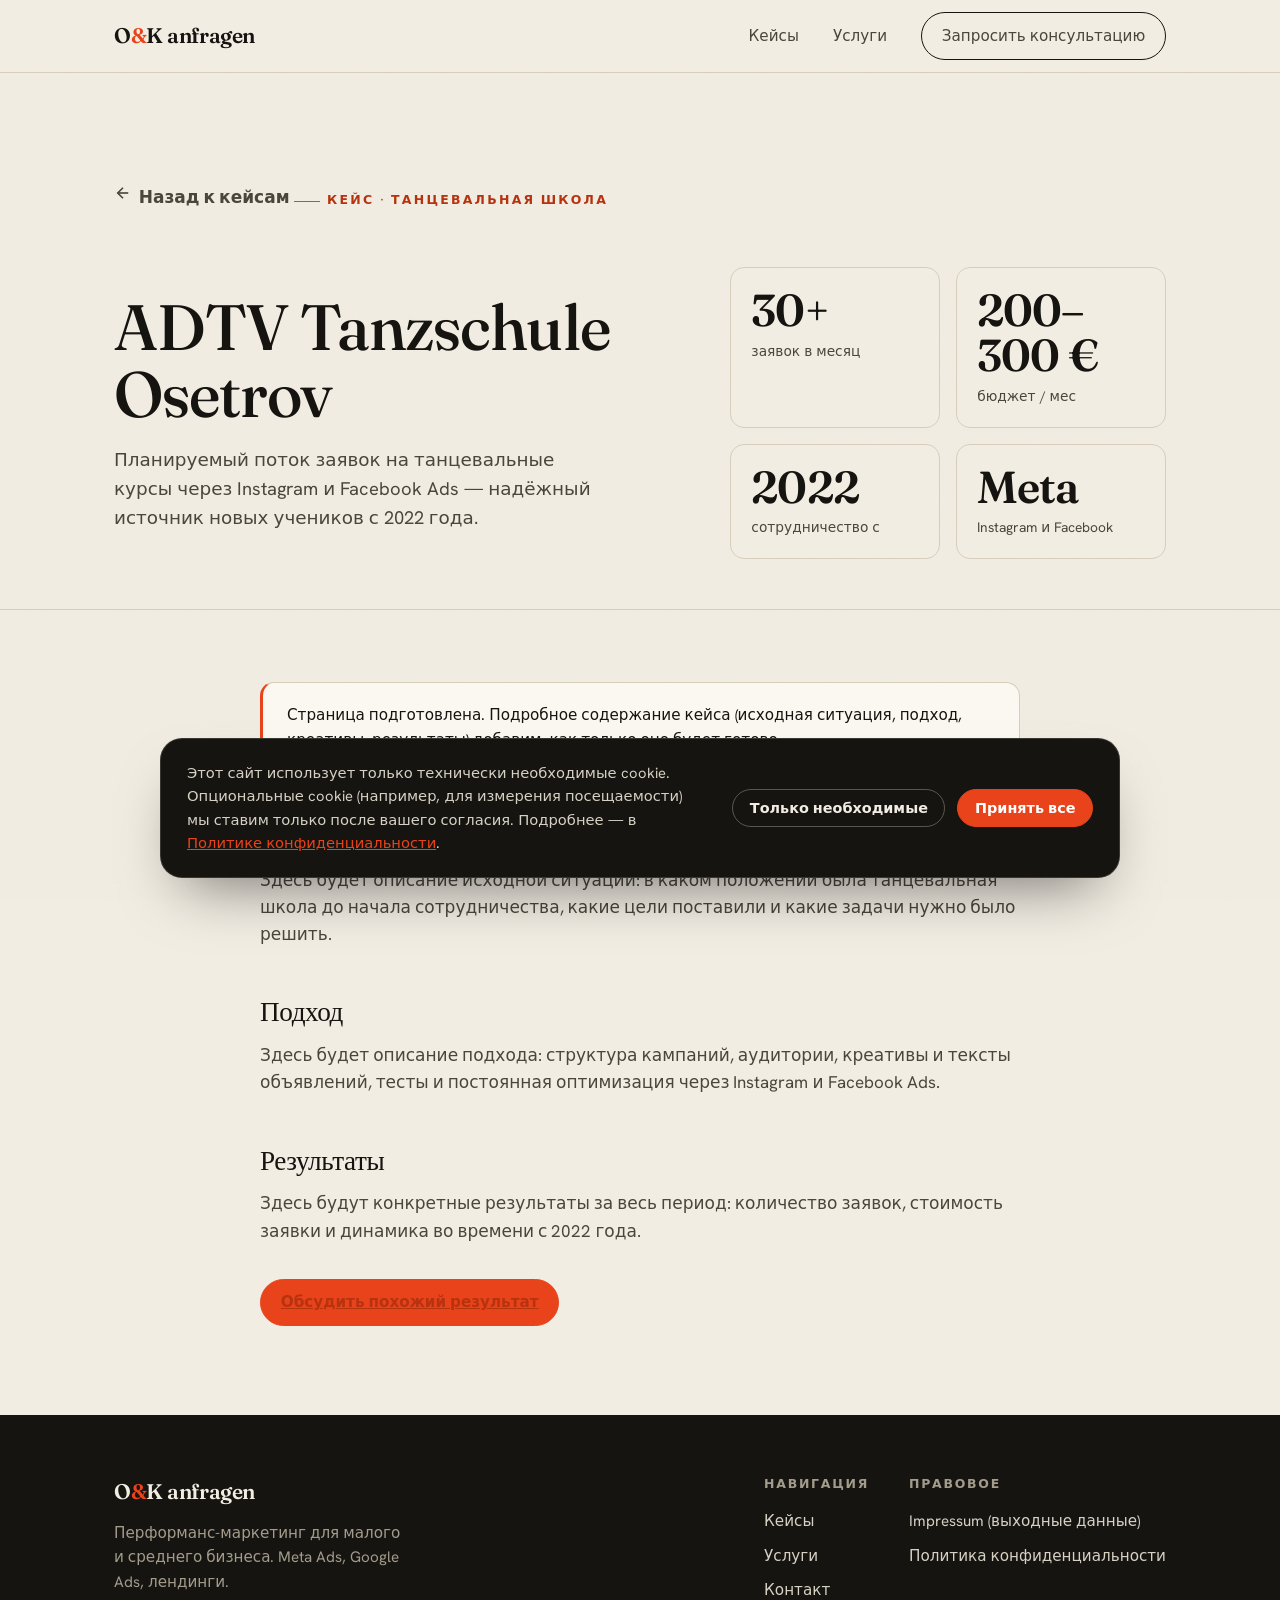
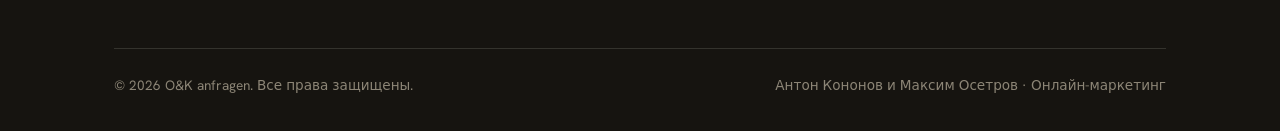
<file: case-osetrov.html>
<!DOCTYPE html>
<html lang="ru">
<head>
  <meta charset="UTF-8" />
  <meta name="viewport" content="width=device-width, initial-scale=1.0" />
  <title>Кейс: ADTV Tanzschule Osetrov — O&amp;K anfragen</title>
  <meta name="description" content="Кейс ADTV Tanzschule Osetrov: 30+ заявок в месяц через Instagram и Facebook Ads, с 2022 года." />
  <link rel="stylesheet" href="styles.css" />
</head>
<body>

  <header class="nav">
    <div class="wrap nav-inner">
      <a href="index.html" class="brand">O<span class="dot">&amp;</span>K anfragen</a>
      <nav class="nav-links">
        <a class="link" href="index.html#referenzen">Кейсы</a>
        <a class="link" href="index.html#leistungen">Услуги</a>
        <a class="link btn btn-ghost" href="index.html#kontakt">Запросить консультацию</a>
      </nav>
      <button class="nav-toggle" aria-label="Открыть меню">
        <svg width="26" height="26" viewBox="0 0 24 24" fill="none" stroke="currentColor" stroke-width="2"><line x1="3" y1="7" x2="21" y2="7"/><line x1="3" y1="12" x2="21" y2="12"/><line x1="3" y1="17" x2="21" y2="17"/></svg>
      </button>
    </div>
  </header>

  <section class="page-head">
    <div class="wrap">
      <a class="back-link" href="index.html#referenzen">
        <svg width="18" height="18" viewBox="0 0 24 24" fill="none" stroke="currentColor" stroke-width="2.2"><line x1="19" y1="12" x2="5" y2="12"/><polyline points="12 19 5 12 12 5"/></svg>
        Назад к кейсам
      </a>
      <span class="eyebrow">Кейс · Танцевальная школа</span>
      <div class="detail-hero">
        <div>
          <h1>ADTV Tanzschule Osetrov</h1>
          <p style="color:var(--ink-soft); font-size:1.15rem; margin-top:1em; max-width:50ch;">Планируемый поток заявок на танцевальные курсы через Instagram и Facebook Ads — надёжный источник новых учеников с 2022 года.</p>
        </div>
        <div class="detail-metrics">
          <div class="metric"><div class="big">30+</div><div class="lbl">заявок в месяц</div></div>
          <div class="metric"><div class="big">200–300&nbsp;€</div><div class="lbl">бюджет / мес</div></div>
          <div class="metric"><div class="big">2022</div><div class="lbl">сотрудничество с</div></div>
          <div class="metric"><div class="big">Meta</div><div class="lbl">Instagram и Facebook</div></div>
        </div>
      </div>
    </div>
  </section>

  <section class="wrap prose">
    <div class="note-box">
      Страница подготовлена. Подробное содержание кейса (исходная ситуация, подход, креативы, результаты) добавим, как только оно будет готово.
    </div>

    <h2>Исходная ситуация</h2>
    <p>Здесь будет описание исходной ситуации: в каком положении была танцевальная школа до начала сотрудничества, какие цели поставили и какие задачи нужно было решить.</p>

    <h2>Подход</h2>
    <p>Здесь будет описание подхода: структура кампаний, аудитории, креативы и тексты объявлений, тесты и постоянная оптимизация через Instagram и Facebook Ads.</p>

    <h2>Результаты</h2>
    <p>Здесь будут конкретные результаты за весь период: количество заявок, стоимость заявки и динамика во времени с 2022 года.</p>

    <p style="margin-top:2em;">
      <a class="btn btn-accent" href="index.html#kontakt">Обсудить похожий результат</a>
    </p>
  </section>

  <footer class="footer">
    <div class="wrap">
      <div class="footer-top">
        <div>
          <a href="index.html" class="brand">O<span class="dot">&amp;</span>K anfragen</a>
          <p class="tagline">Перформанс-маркетинг для малого и среднего бизнеса. Meta Ads, Google Ads, лендинги.</p>
        </div>
        <div class="footer-links">
          <div class="group">
            <h4>Навигация</h4>
            <a href="index.html#referenzen">Кейсы</a>
            <a href="index.html#leistungen">Услуги</a>
            <a href="index.html#kontakt">Контакт</a>
          </div>
          <div class="group">
            <h4>Правовое</h4>
            <a href="impressum.html">Impressum (выходные данные)</a>
            <a href="datenschutz.html">Политика конфиденциальности</a>
          </div>
        </div>
      </div>
      <div class="footer-bottom">
        <span>© <span id="year">2026</span> O&amp;K anfragen. Все права защищены.</span>
        <span>Антон Кононов и Максим Осетров · Онлайн-маркетинг</span>
      </div>
    </div>
  </footer>

  <div class="cookie" id="cookie-banner" role="dialog" aria-label="Уведомление о cookie">
    <p>Этот сайт использует только технически необходимые cookie. Опциональные cookie (например, для измерения посещаемости) мы ставим только после вашего согласия. Подробнее — в <a href="datenschutz.html">Политике конфиденциальности</a>.</p>
    <div class="cookie-actions">
      <button class="btn btn-reject" id="cookie-reject">Только необходимые</button>
      <button class="btn btn-accent" id="cookie-accept">Принять все</button>
    </div>
  </div>

  <script src="script.js"></script>
</body>
</html>
</file>
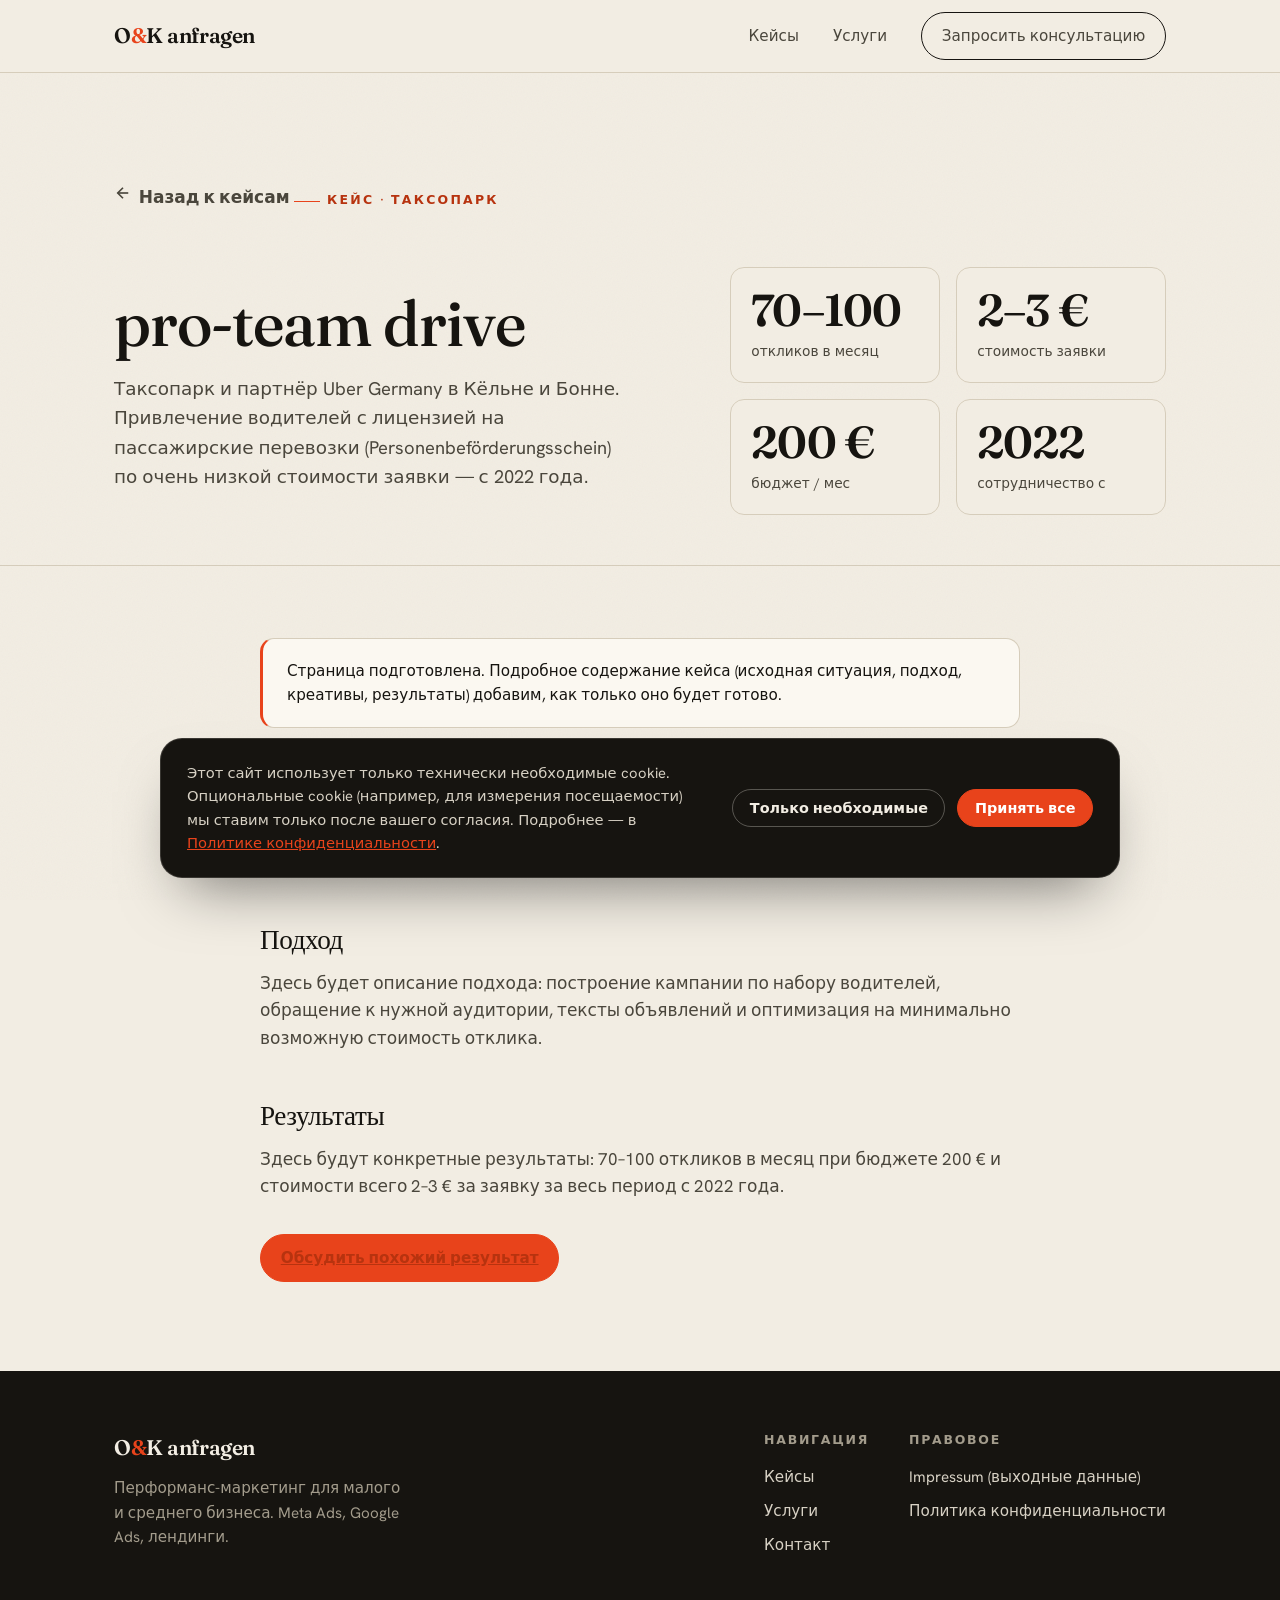
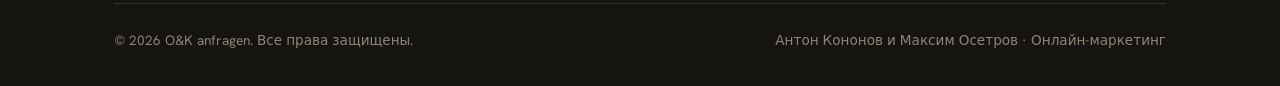
<file: case-pro-team-drive.html>
<!DOCTYPE html>
<html lang="ru">
<head>
  <meta charset="UTF-8" />
  <meta name="viewport" content="width=device-width, initial-scale=1.0" />
  <title>Кейс: pro-team drive — O&amp;K anfragen</title>
  <meta name="description" content="Кейс pro-team drive: таксопарк и партнёр Uber в Кёльне и Бонне. 70–100 заявок от водителей в месяц по 2–3 € за лид." />
  <link rel="stylesheet" href="styles.css" />
</head>
<body>

  <header class="nav">
    <div class="wrap nav-inner">
      <a href="index.html" class="brand">O<span class="dot">&amp;</span>K anfragen</a>
      <nav class="nav-links">
        <a class="link" href="index.html#referenzen">Кейсы</a>
        <a class="link" href="index.html#leistungen">Услуги</a>
        <a class="link btn btn-ghost" href="index.html#kontakt">Запросить консультацию</a>
      </nav>
      <button class="nav-toggle" aria-label="Открыть меню">
        <svg width="26" height="26" viewBox="0 0 24 24" fill="none" stroke="currentColor" stroke-width="2"><line x1="3" y1="7" x2="21" y2="7"/><line x1="3" y1="12" x2="21" y2="12"/><line x1="3" y1="17" x2="21" y2="17"/></svg>
      </button>
    </div>
  </header>

  <section class="page-head">
    <div class="wrap">
      <a class="back-link" href="index.html#referenzen">
        <svg width="18" height="18" viewBox="0 0 24 24" fill="none" stroke="currentColor" stroke-width="2.2"><line x1="19" y1="12" x2="5" y2="12"/><polyline points="12 19 5 12 12 5"/></svg>
        Назад к кейсам
      </a>
      <span class="eyebrow">Кейс · Таксопарк</span>
      <div class="detail-hero">
        <div>
          <h1>pro-team drive</h1>
          <p style="color:var(--ink-soft); font-size:1.15rem; margin-top:1em; max-width:52ch;">Таксопарк и партнёр Uber Germany в Кёльне и Бонне. Привлечение водителей с лицензией на пассажирские перевозки (Personenbeförderungsschein) по очень низкой стоимости заявки — с 2022 года.</p>
        </div>
        <div class="detail-metrics">
          <div class="metric"><div class="big">70–100</div><div class="lbl">откликов в месяц</div></div>
          <div class="metric"><div class="big">2–3&nbsp;€</div><div class="lbl">стоимость заявки</div></div>
          <div class="metric"><div class="big">200&nbsp;€</div><div class="lbl">бюджет / мес</div></div>
          <div class="metric"><div class="big">2022</div><div class="lbl">сотрудничество с</div></div>
        </div>
      </div>
    </div>
  </section>

  <section class="wrap prose">
    <div class="note-box">
      Страница подготовлена. Подробное содержание кейса (исходная ситуация, подход, креативы, результаты) добавим, как только оно будет готово.
    </div>

    <h2>Исходная ситуация</h2>
    <p>Здесь будет описание исходной ситуации: потребность в новых водителях с лицензией на пассажирские перевозки в Кёльне и Бонне и цели кампании.</p>

    <h2>Подход</h2>
    <p>Здесь будет описание подхода: построение кампании по набору водителей, обращение к нужной аудитории, тексты объявлений и оптимизация на минимально возможную стоимость отклика.</p>

    <h2>Результаты</h2>
    <p>Здесь будут конкретные результаты: 70–100 откликов в месяц при бюджете 200 € и стоимости всего 2–3 € за заявку за весь период с 2022 года.</p>

    <p style="margin-top:2em;">
      <a class="btn btn-accent" href="index.html#kontakt">Обсудить похожий результат</a>
    </p>
  </section>

  <footer class="footer">
    <div class="wrap">
      <div class="footer-top">
        <div>
          <a href="index.html" class="brand">O<span class="dot">&amp;</span>K anfragen</a>
          <p class="tagline">Перформанс-маркетинг для малого и среднего бизнеса. Meta Ads, Google Ads, лендинги.</p>
        </div>
        <div class="footer-links">
          <div class="group">
            <h4>Навигация</h4>
            <a href="index.html#referenzen">Кейсы</a>
            <a href="index.html#leistungen">Услуги</a>
            <a href="index.html#kontakt">Контакт</a>
          </div>
          <div class="group">
            <h4>Правовое</h4>
            <a href="impressum.html">Impressum (выходные данные)</a>
            <a href="datenschutz.html">Политика конфиденциальности</a>
          </div>
        </div>
      </div>
      <div class="footer-bottom">
        <span>© <span id="year">2026</span> O&amp;K anfragen. Все права защищены.</span>
        <span>Антон Кононов и Максим Осетров · Онлайн-маркетинг</span>
      </div>
    </div>
  </footer>

  <div class="cookie" id="cookie-banner" role="dialog" aria-label="Уведомление о cookie">
    <p>Этот сайт использует только технически необходимые cookie. Опциональные cookie (например, для измерения посещаемости) мы ставим только после вашего согласия. Подробнее — в <a href="datenschutz.html">Политике конфиденциальности</a>.</p>
    <div class="cookie-actions">
      <button class="btn btn-reject" id="cookie-reject">Только необходимые</button>
      <button class="btn btn-accent" id="cookie-accept">Принять все</button>
    </div>
  </div>

  <script src="script.js"></script>
</body>
</html>
</file>
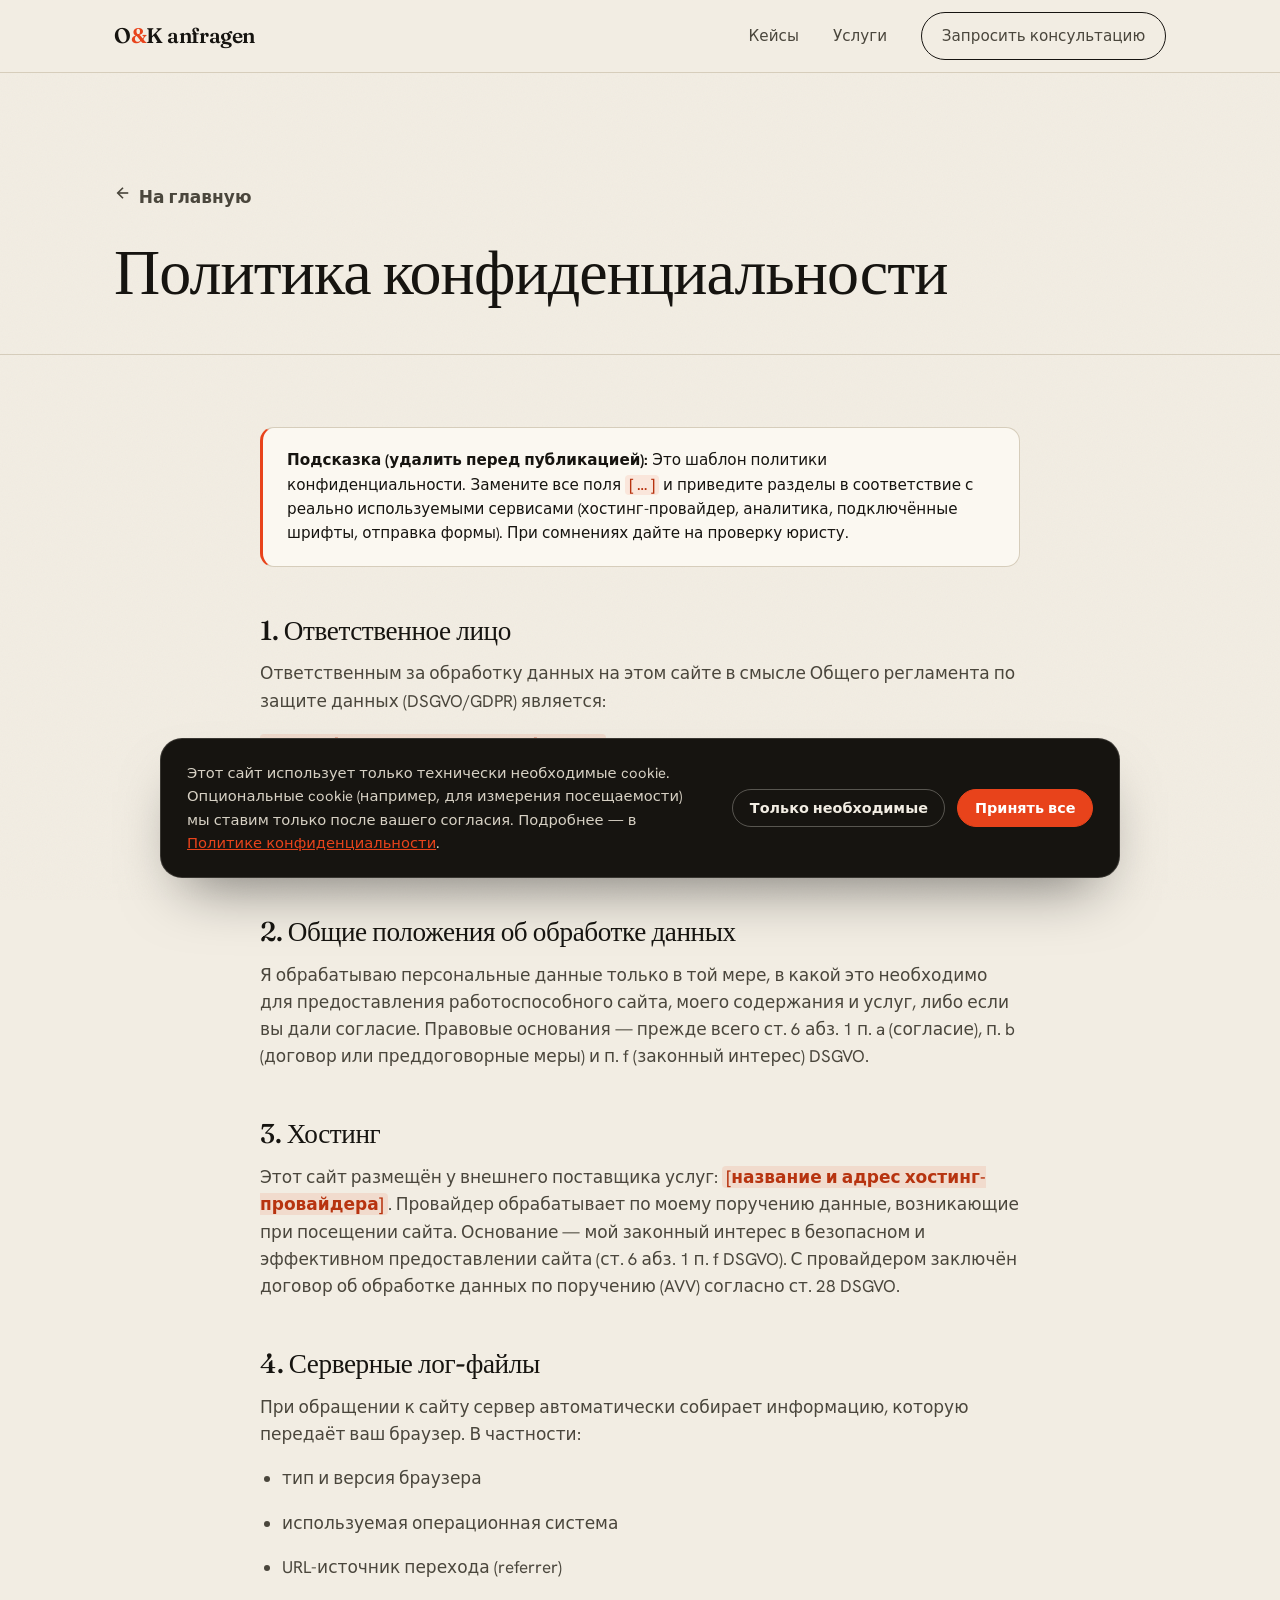
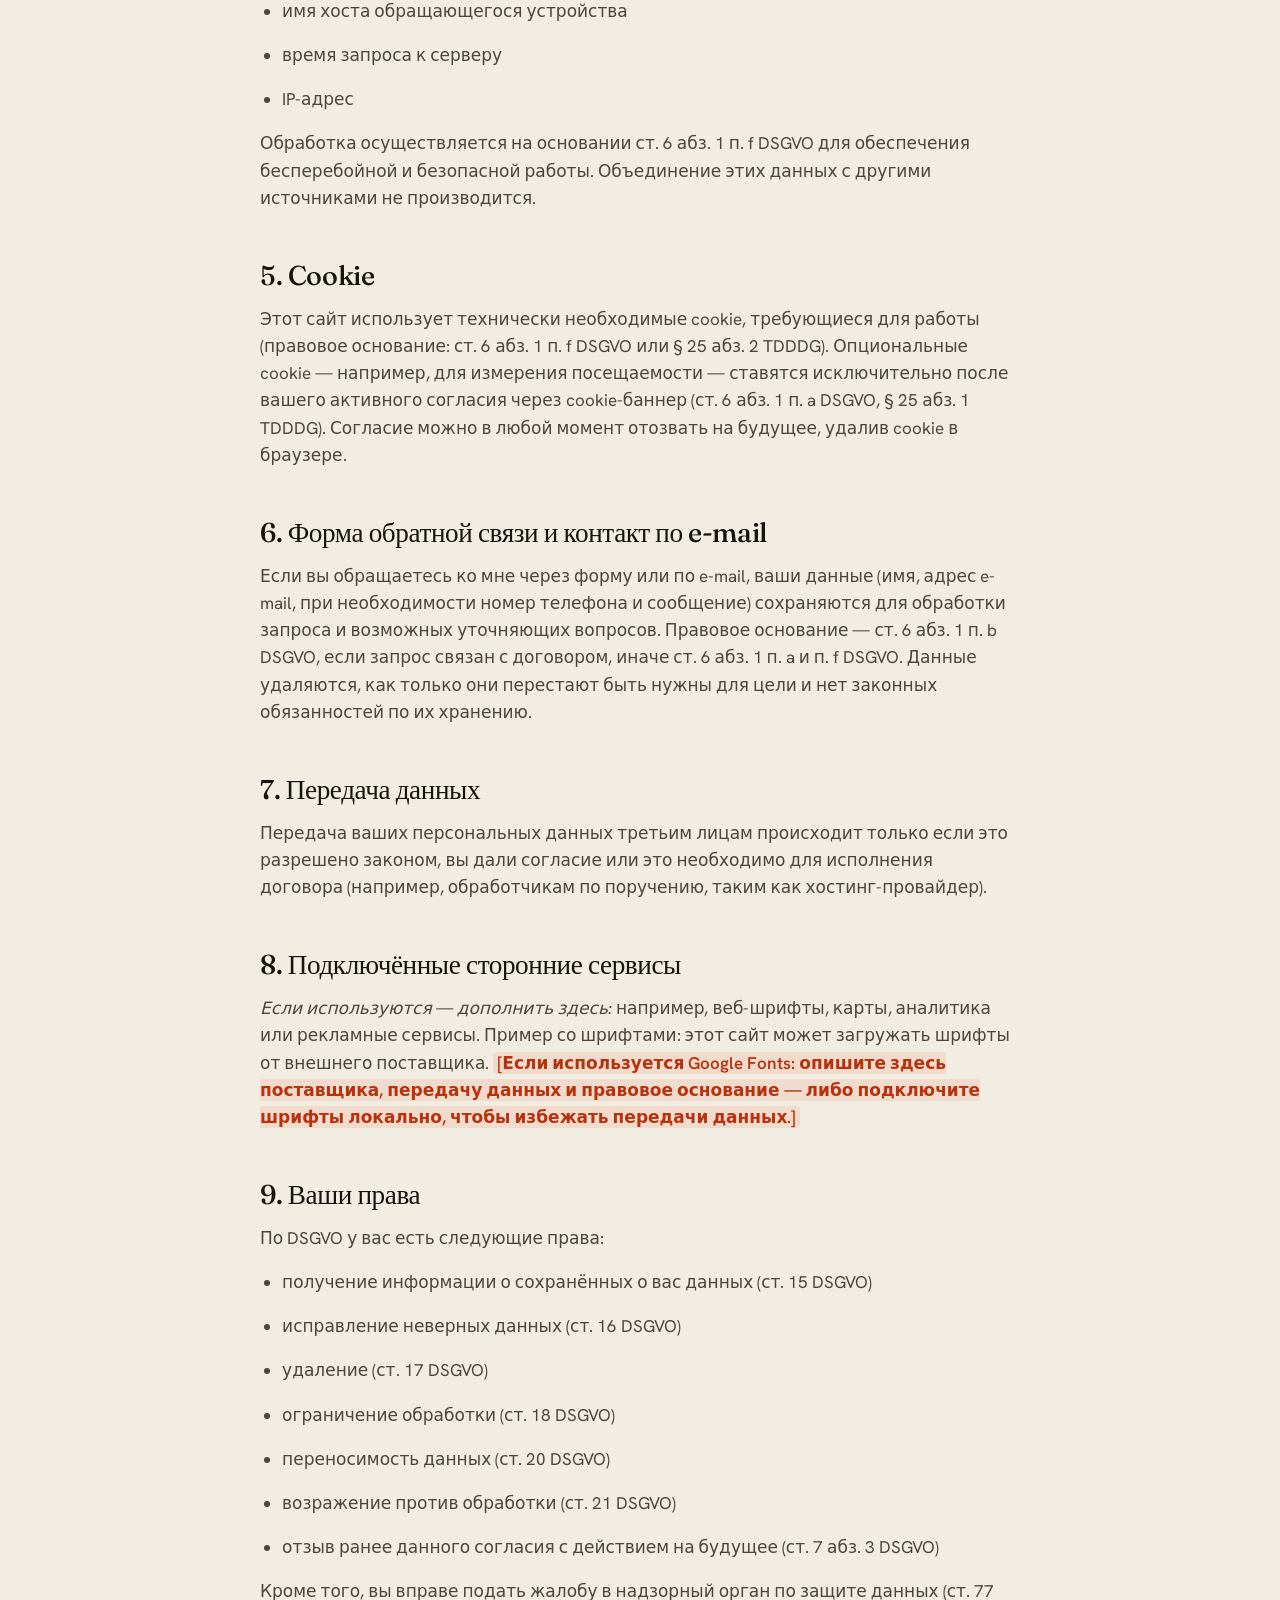
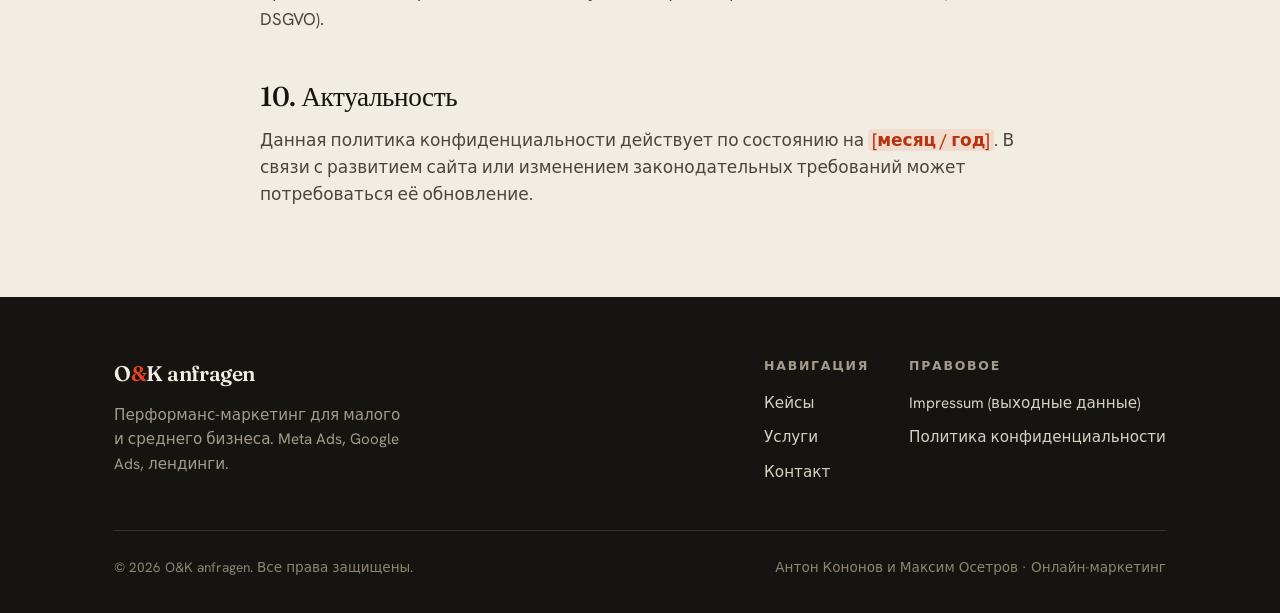
<file: datenschutz.html>
<!DOCTYPE html>
<html lang="ru">
<head>
  <meta charset="UTF-8" />
  <meta name="viewport" content="width=device-width, initial-scale=1.0" />
  <title>Политика конфиденциальности — O&amp;K anfragen</title>
  <meta name="robots" content="index, follow" />
  <link rel="stylesheet" href="styles.css" />
</head>
<body>

  <header class="nav">
    <div class="wrap nav-inner">
      <a href="index.html" class="brand">O<span class="dot">&amp;</span>K anfragen</a>
      <nav class="nav-links">
        <a class="link" href="index.html#referenzen">Кейсы</a>
        <a class="link" href="index.html#leistungen">Услуги</a>
        <a class="link btn btn-ghost" href="index.html#kontakt">Запросить консультацию</a>
      </nav>
      <button class="nav-toggle" aria-label="Открыть меню">
        <svg width="26" height="26" viewBox="0 0 24 24" fill="none" stroke="currentColor" stroke-width="2"><line x1="3" y1="7" x2="21" y2="7"/><line x1="3" y1="12" x2="21" y2="12"/><line x1="3" y1="17" x2="21" y2="17"/></svg>
      </button>
    </div>
  </header>

  <section class="page-head">
    <div class="wrap">
      <a class="back-link" href="index.html">
        <svg width="18" height="18" viewBox="0 0 24 24" fill="none" stroke="currentColor" stroke-width="2.2"><line x1="19" y1="12" x2="5" y2="12"/><polyline points="12 19 5 12 12 5"/></svg>
        На главную
      </a>
      <h1>Политика конфиденциальности</h1>
    </div>
  </section>

  <section class="wrap prose">
    <div class="note-box">
      <strong>Подсказка (удалить перед публикацией):</strong> Это шаблон политики конфиденциальности. Замените все поля <span class="fill">[ … ]</span> и приведите разделы в соответствие с реально используемыми сервисами (хостинг-провайдер, аналитика, подключённые шрифты, отправка формы). При сомнениях дайте на проверку юристу.
    </div>

    <h2>1. Ответственное лицо</h2>
    <p>
      Ответственным за обработку данных на этом сайте в смысле Общего регламента по защите данных (DSGVO/GDPR) является:
    </p>
    <p>
      <span class="fill">[Имя и фамилия / название фирмы]</span><br />
      <span class="fill">[Улица и номер дома]</span><br />
      <span class="fill">[Индекс и город]</span><br />
      E-mail: <a href="mailto:kontakt@ok-anfragen.de">kontakt@ok-anfragen.de</a><br />
      Телефон: <span class="fill">[номер телефона]</span>
    </p>

    <h2>2. Общие положения об обработке данных</h2>
    <p>
      Я обрабатываю персональные данные только в той мере, в какой это необходимо для предоставления работоспособного сайта, моего содержания и услуг, либо если вы дали согласие. Правовые основания — прежде всего ст. 6 абз. 1 п. a (согласие), п. b (договор или преддоговорные меры) и п. f (законный интерес) DSGVO.
    </p>

    <h2>3. Хостинг</h2>
    <p>
      Этот сайт размещён у внешнего поставщика услуг: <span class="fill">[название и адрес хостинг-провайдера]</span>. Провайдер обрабатывает по моему поручению данные, возникающие при посещении сайта. Основание — мой законный интерес в безопасном и эффективном предоставлении сайта (ст. 6 абз. 1 п. f DSGVO). С провайдером заключён договор об обработке данных по поручению (AVV) согласно ст. 28 DSGVO.
    </p>

    <h2>4. Серверные лог-файлы</h2>
    <p>
      При обращении к сайту сервер автоматически собирает информацию, которую передаёт ваш браузер. В частности:
    </p>
    <ul>
      <li>тип и версия браузера</li>
      <li>используемая операционная система</li>
      <li>URL-источник перехода (referrer)</li>
      <li>имя хоста обращающегося устройства</li>
      <li>время запроса к серверу</li>
      <li>IP-адрес</li>
    </ul>
    <p>
      Обработка осуществляется на основании ст. 6 абз. 1 п. f DSGVO для обеспечения бесперебойной и безопасной работы. Объединение этих данных с другими источниками не производится.
    </p>

    <h2>5. Cookie</h2>
    <p>
      Этот сайт использует технически необходимые cookie, требующиеся для работы (правовое основание: ст. 6 абз. 1 п. f DSGVO или § 25 абз. 2 TDDDG). Опциональные cookie — например, для измерения посещаемости — ставятся исключительно после вашего активного согласия через cookie-баннер (ст. 6 абз. 1 п. a DSGVO, § 25 абз. 1 TDDDG). Согласие можно в любой момент отозвать на будущее, удалив cookie в браузере.
    </p>

    <h2>6. Форма обратной связи и контакт по e-mail</h2>
    <p>
      Если вы обращаетесь ко мне через форму или по e-mail, ваши данные (имя, адрес e-mail, при необходимости номер телефона и сообщение) сохраняются для обработки запроса и возможных уточняющих вопросов. Правовое основание — ст. 6 абз. 1 п. b DSGVO, если запрос связан с договором, иначе ст. 6 абз. 1 п. a и п. f DSGVO. Данные удаляются, как только они перестают быть нужны для цели и нет законных обязанностей по их хранению.
    </p>

    <h2>7. Передача данных</h2>
    <p>
      Передача ваших персональных данных третьим лицам происходит только если это разрешено законом, вы дали согласие или это необходимо для исполнения договора (например, обработчикам по поручению, таким как хостинг-провайдер).
    </p>

    <h2>8. Подключённые сторонние сервисы</h2>
    <p>
      <em>Если используются — дополнить здесь:</em> например, веб-шрифты, карты, аналитика или рекламные сервисы. Пример со шрифтами: этот сайт может загружать шрифты от внешнего поставщика. <span class="fill">[Если используется Google Fonts: опишите здесь поставщика, передачу данных и правовое основание — либо подключите шрифты локально, чтобы избежать передачи данных.]</span>
    </p>

    <h2>9. Ваши права</h2>
    <p>По DSGVO у вас есть следующие права:</p>
    <ul>
      <li>получение информации о сохранённых о вас данных (ст. 15 DSGVO)</li>
      <li>исправление неверных данных (ст. 16 DSGVO)</li>
      <li>удаление (ст. 17 DSGVO)</li>
      <li>ограничение обработки (ст. 18 DSGVO)</li>
      <li>переносимость данных (ст. 20 DSGVO)</li>
      <li>возражение против обработки (ст. 21 DSGVO)</li>
      <li>отзыв ранее данного согласия с действием на будущее (ст. 7 абз. 3 DSGVO)</li>
    </ul>
    <p>
      Кроме того, вы вправе подать жалобу в надзорный орган по защите данных (ст. 77 DSGVO).
    </p>

    <h2>10. Актуальность</h2>
    <p>
      Данная политика конфиденциальности действует по состоянию на <span class="fill">[месяц / год]</span>. В связи с развитием сайта или изменением законодательных требований может потребоваться её обновление.
    </p>
  </section>

  <footer class="footer">
    <div class="wrap">
      <div class="footer-top">
        <div>
          <a href="index.html" class="brand">O<span class="dot">&amp;</span>K anfragen</a>
          <p class="tagline">Перформанс-маркетинг для малого и среднего бизнеса. Meta Ads, Google Ads, лендинги.</p>
        </div>
        <div class="footer-links">
          <div class="group">
            <h4>Навигация</h4>
            <a href="index.html#referenzen">Кейсы</a>
            <a href="index.html#leistungen">Услуги</a>
            <a href="index.html#kontakt">Контакт</a>
          </div>
          <div class="group">
            <h4>Правовое</h4>
            <a href="impressum.html">Impressum (выходные данные)</a>
            <a href="datenschutz.html">Политика конфиденциальности</a>
          </div>
        </div>
      </div>
      <div class="footer-bottom">
        <span>© <span id="year">2026</span> O&amp;K anfragen. Все права защищены.</span>
        <span>Антон Кононов и Максим Осетров · Онлайн-маркетинг</span>
      </div>
    </div>
  </footer>

  <div class="cookie" id="cookie-banner" role="dialog" aria-label="Уведомление о cookie">
    <p>Этот сайт использует только технически необходимые cookie. Опциональные cookie (например, для измерения посещаемости) мы ставим только после вашего согласия. Подробнее — в <a href="datenschutz.html">Политике конфиденциальности</a>.</p>
    <div class="cookie-actions">
      <button class="btn btn-reject" id="cookie-reject">Только необходимые</button>
      <button class="btn btn-accent" id="cookie-accept">Принять все</button>
    </div>
  </div>

  <script src="script.js"></script>
</body>
</html>
</file>
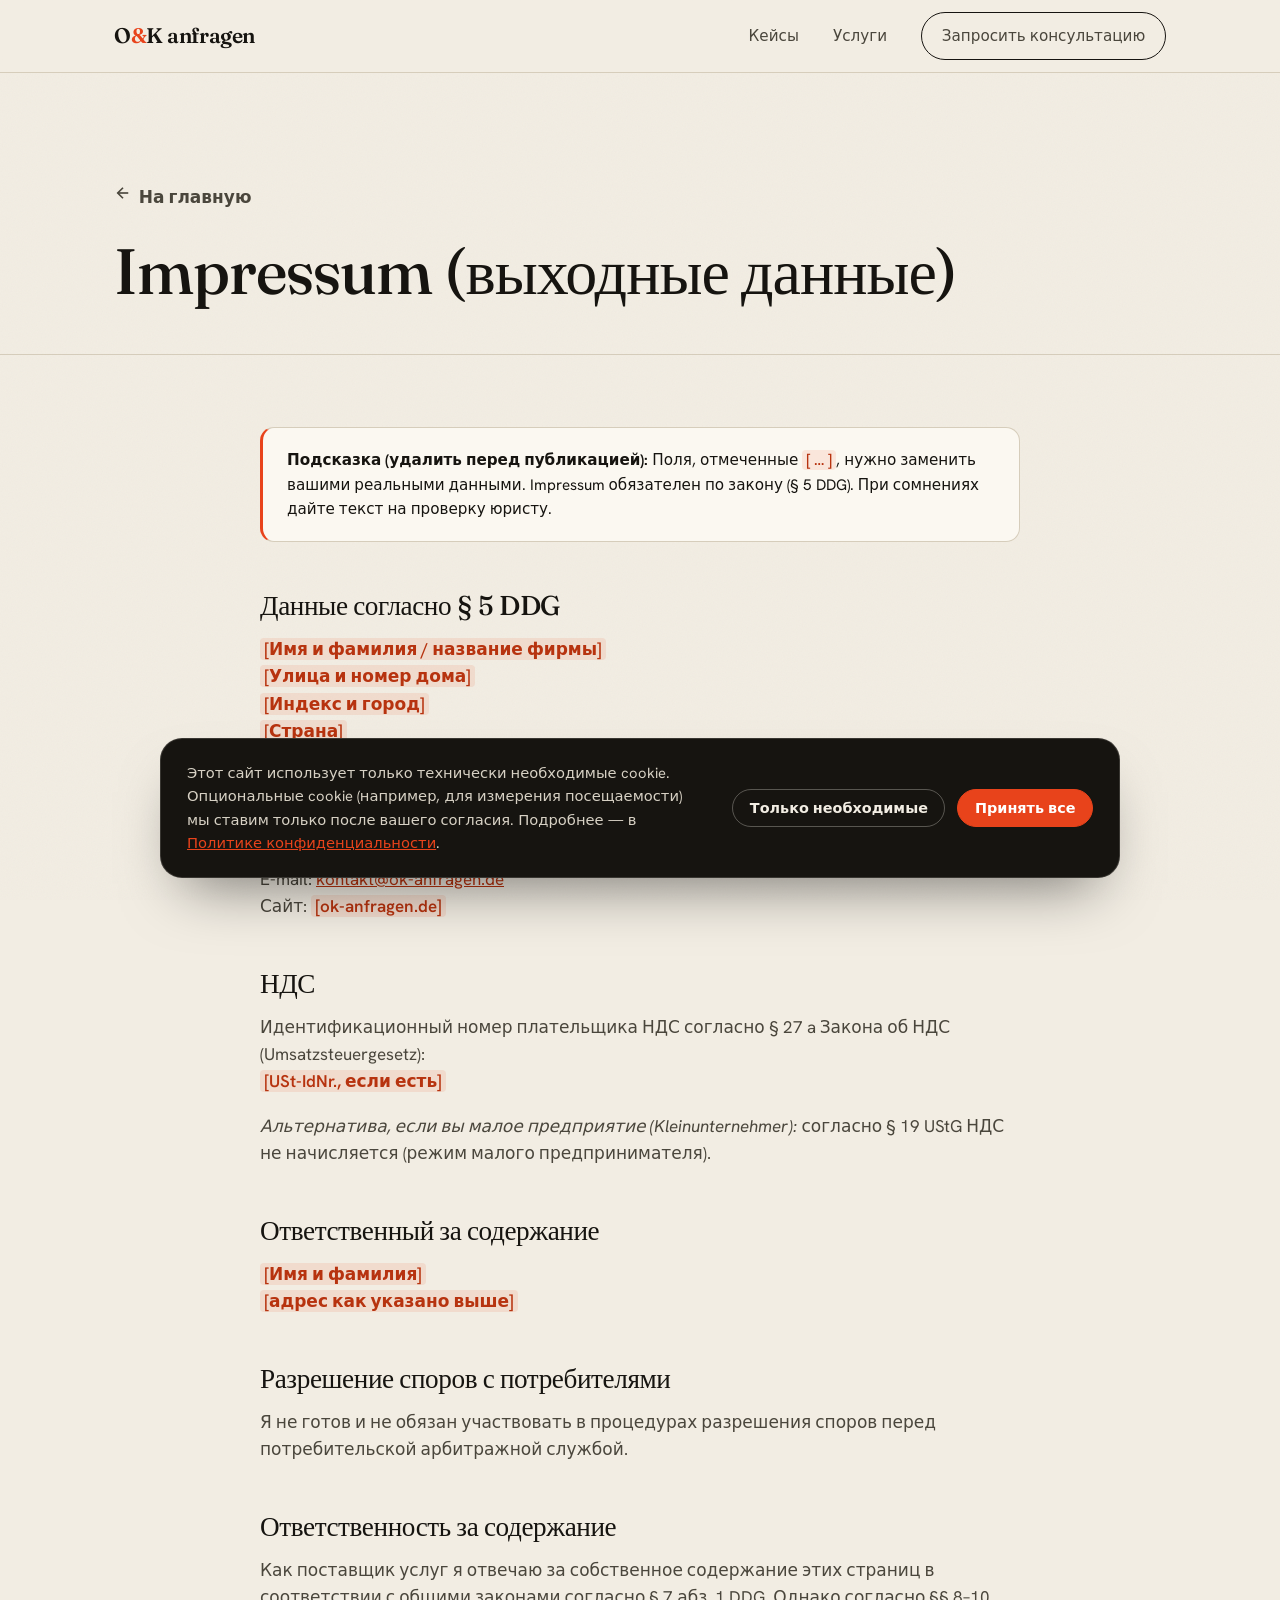
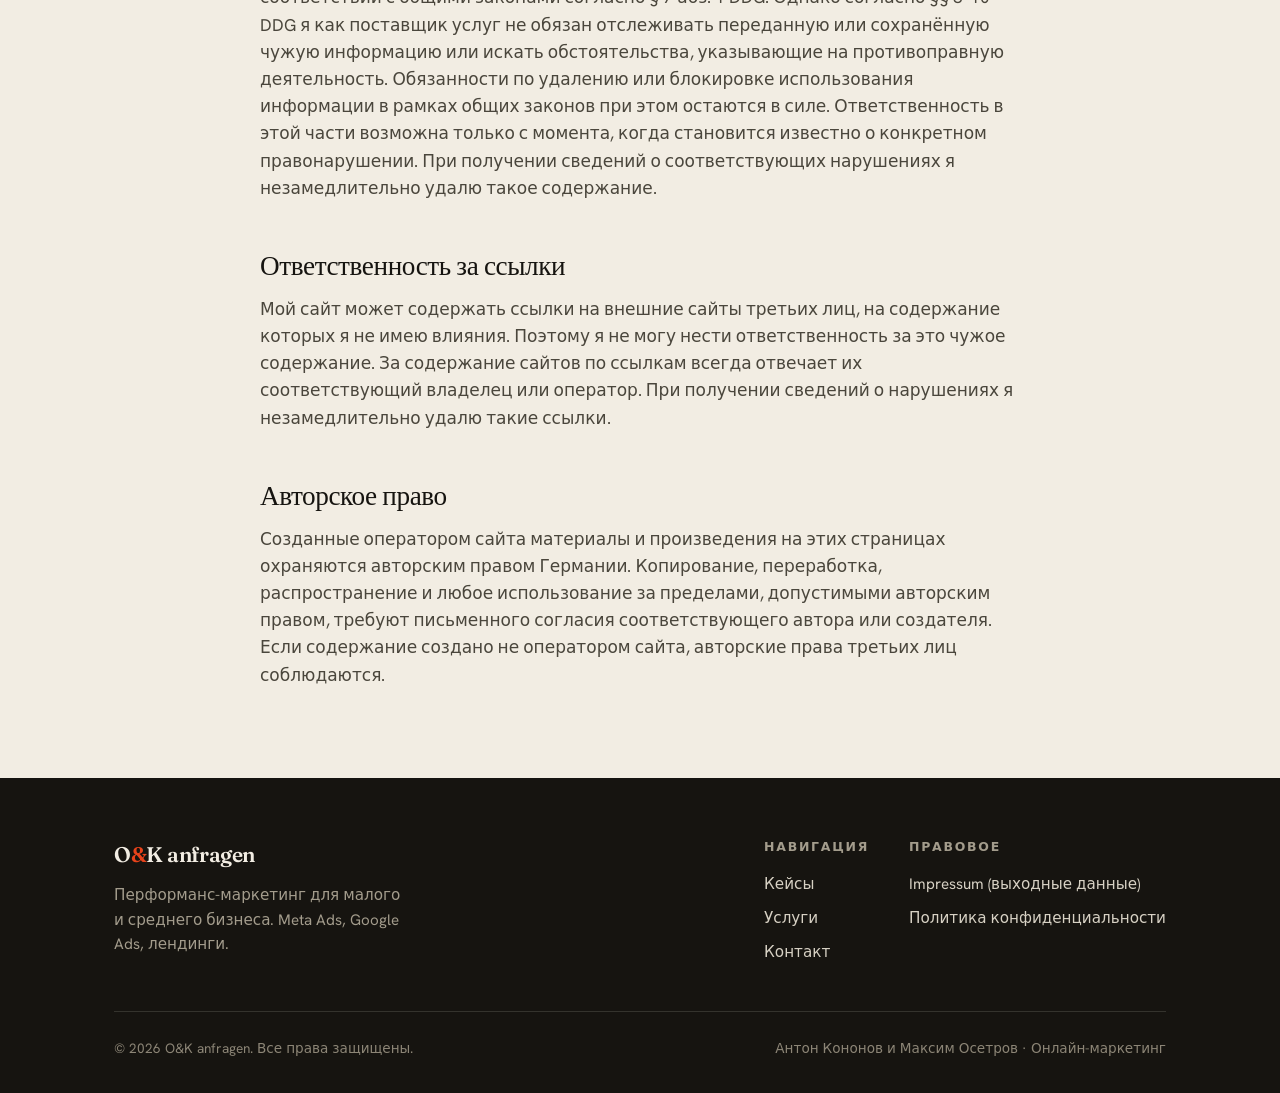
<file: impressum.html>
<!DOCTYPE html>
<html lang="ru">
<head>
  <meta charset="UTF-8" />
  <meta name="viewport" content="width=device-width, initial-scale=1.0" />
  <title>Impressum (выходные данные) — O&amp;K anfragen</title>
  <meta name="robots" content="index, follow" />
  <link rel="stylesheet" href="styles.css" />
</head>
<body>

  <header class="nav">
    <div class="wrap nav-inner">
      <a href="index.html" class="brand">O<span class="dot">&amp;</span>K anfragen</a>
      <nav class="nav-links">
        <a class="link" href="index.html#referenzen">Кейсы</a>
        <a class="link" href="index.html#leistungen">Услуги</a>
        <a class="link btn btn-ghost" href="index.html#kontakt">Запросить консультацию</a>
      </nav>
      <button class="nav-toggle" aria-label="Открыть меню">
        <svg width="26" height="26" viewBox="0 0 24 24" fill="none" stroke="currentColor" stroke-width="2"><line x1="3" y1="7" x2="21" y2="7"/><line x1="3" y1="12" x2="21" y2="12"/><line x1="3" y1="17" x2="21" y2="17"/></svg>
      </button>
    </div>
  </header>

  <section class="page-head">
    <div class="wrap">
      <a class="back-link" href="index.html">
        <svg width="18" height="18" viewBox="0 0 24 24" fill="none" stroke="currentColor" stroke-width="2.2"><line x1="19" y1="12" x2="5" y2="12"/><polyline points="12 19 5 12 12 5"/></svg>
        На главную
      </a>
      <h1>Impressum (выходные данные)</h1>
    </div>
  </section>

  <section class="wrap prose">
    <div class="note-box">
      <strong>Подсказка (удалить перед публикацией):</strong> Поля, отмеченные <span class="fill">[ … ]</span>, нужно заменить вашими реальными данными. Impressum обязателен по закону (§ 5 DDG). При сомнениях дайте текст на проверку юристу.
    </div>

    <h2>Данные согласно § 5 DDG</h2>
    <p>
      <span class="fill">[Имя и фамилия / название фирмы]</span><br />
      <span class="fill">[Улица и номер дома]</span><br />
      <span class="fill">[Индекс и город]</span><br />
      <span class="fill">[Страна]</span>
    </p>

    <h2>Контакт</h2>
    <p>
      Телефон: <span class="fill">[номер телефона]</span><br />
      E-mail: <a href="mailto:kontakt@ok-anfragen.de">kontakt@ok-anfragen.de</a><br />
      Сайт: <span class="fill">[ok-anfragen.de]</span>
    </p>

    <h2>НДС</h2>
    <p>
      Идентификационный номер плательщика НДС согласно § 27 a Закона об НДС (Umsatzsteuergesetz):<br />
      <span class="fill">[USt-IdNr., если есть]</span>
    </p>
    <p>
      <em>Альтернатива, если вы малое предприятие (Kleinunternehmer):</em> согласно § 19 UStG НДС не начисляется (режим малого предпринимателя).
    </p>

    <h2>Ответственный за содержание</h2>
    <p>
      <span class="fill">[Имя и фамилия]</span><br />
      <span class="fill">[адрес как указано выше]</span>
    </p>

    <h2>Разрешение споров с потребителями</h2>
    <p>
      Я не готов и не обязан участвовать в процедурах разрешения споров перед потребительской арбитражной службой.
    </p>

    <h2>Ответственность за содержание</h2>
    <p>
      Как поставщик услуг я отвечаю за собственное содержание этих страниц в соответствии с общими законами согласно § 7 абз. 1 DDG. Однако согласно §§ 8–10 DDG я как поставщик услуг не обязан отслеживать переданную или сохранённую чужую информацию или искать обстоятельства, указывающие на противоправную деятельность. Обязанности по удалению или блокировке использования информации в рамках общих законов при этом остаются в силе. Ответственность в этой части возможна только с момента, когда становится известно о конкретном правонарушении. При получении сведений о соответствующих нарушениях я незамедлительно удалю такое содержание.
    </p>

    <h2>Ответственность за ссылки</h2>
    <p>
      Мой сайт может содержать ссылки на внешние сайты третьих лиц, на содержание которых я не имею влияния. Поэтому я не могу нести ответственность за это чужое содержание. За содержание сайтов по ссылкам всегда отвечает их соответствующий владелец или оператор. При получении сведений о нарушениях я незамедлительно удалю такие ссылки.
    </p>

    <h2>Авторское право</h2>
    <p>
      Созданные оператором сайта материалы и произведения на этих страницах охраняются авторским правом Германии. Копирование, переработка, распространение и любое использование за пределами, допустимыми авторским правом, требуют письменного согласия соответствующего автора или создателя. Если содержание создано не оператором сайта, авторские права третьих лиц соблюдаются.
    </p>
  </section>

  <footer class="footer">
    <div class="wrap">
      <div class="footer-top">
        <div>
          <a href="index.html" class="brand">O<span class="dot">&amp;</span>K anfragen</a>
          <p class="tagline">Перформанс-маркетинг для малого и среднего бизнеса. Meta Ads, Google Ads, лендинги.</p>
        </div>
        <div class="footer-links">
          <div class="group">
            <h4>Навигация</h4>
            <a href="index.html#referenzen">Кейсы</a>
            <a href="index.html#leistungen">Услуги</a>
            <a href="index.html#kontakt">Контакт</a>
          </div>
          <div class="group">
            <h4>Правовое</h4>
            <a href="impressum.html">Impressum (выходные данные)</a>
            <a href="datenschutz.html">Политика конфиденциальности</a>
          </div>
        </div>
      </div>
      <div class="footer-bottom">
        <span>© <span id="year">2026</span> O&amp;K anfragen. Все права защищены.</span>
        <span>Антон Кононов и Максим Осетров · Онлайн-маркетинг</span>
      </div>
    </div>
  </footer>

  <div class="cookie" id="cookie-banner" role="dialog" aria-label="Уведомление о cookie">
    <p>Этот сайт использует только технически необходимые cookie. Опциональные cookie (например, для измерения посещаемости) мы ставим только после вашего согласия. Подробнее — в <a href="datenschutz.html">Политике конфиденциальности</a>.</p>
    <div class="cookie-actions">
      <button class="btn btn-reject" id="cookie-reject">Только необходимые</button>
      <button class="btn btn-accent" id="cookie-accept">Принять все</button>
    </div>
  </div>

  <script src="script.js"></script>
</body>
</html>
</file>
<file: styles.css>
/* =========================================================
   abkononov — Performance Marketing
   Aesthetik: editorial, warm, ergebnisorientiert
   ========================================================= */

@import url('https://fonts.googleapis.com/css2?family=Fraunces:ital,opsz,wght@0,9..144,400;0,9..144,500;0,9..144,600;1,9..144,400;1,9..144,500&family=Hanken+Grotesk:wght@400;500;600;700&display=swap');

:root {
  --paper:      #F2EDE3;
  --paper-2:    #EAE3D5;
  --ink:        #161410;
  --ink-soft:   #4A463C;
  --line:       #D6CDBB;
  --accent:     #E8431B;
  --accent-ink: #B7330F;
  --cream-card: #FBF8F1;
  --green:      #1F4D3A;

  --maxw: 1180px;
  --gutter: clamp(20px, 5vw, 64px);

  --font-display: 'Fraunces', Georgia, serif;
  --font-body: 'Hanken Grotesk', system-ui, sans-serif;

  --r: 14px;
  --r-lg: 22px;
}

* { box-sizing: border-box; margin: 0; padding: 0; }

html { scroll-behavior: smooth; }

body {
  font-family: var(--font-body);
  background: var(--paper);
  color: var(--ink);
  line-height: 1.6;
  font-size: 17px;
  -webkit-font-smoothing: antialiased;
  text-rendering: optimizeLegibility;
  overflow-x: hidden;
}

/* subtle paper grain */
body::before {
  content: "";
  position: fixed;
  inset: 0;
  pointer-events: none;
  z-index: 1;
  opacity: 0.035;
  background-image: url("data:image/svg+xml,%3Csvg xmlns='http://www.w3.org/2000/svg' width='160' height='160'%3E%3Cfilter id='n'%3E%3CfeTurbulence type='fractalNoise' baseFrequency='0.8' numOctaves='3'/%3E%3C/filter%3E%3Crect width='100%25' height='100%25' filter='url(%23n)'/%3E%3C/svg%3E");
}

a { color: inherit; text-decoration: none; }

.wrap {
  max-width: var(--maxw);
  margin: 0 auto;
  padding-left: var(--gutter);
  padding-right: var(--gutter);
  position: relative;
  z-index: 2;
}

h1, h2, h3 { font-family: var(--font-display); font-weight: 500; line-height: 1.05; letter-spacing: -0.015em; }

.eyebrow {
  font-family: var(--font-body);
  font-size: 0.78rem;
  font-weight: 600;
  letter-spacing: 0.18em;
  text-transform: uppercase;
  color: var(--accent-ink);
  display: inline-flex;
  align-items: center;
  gap: 0.6em;
}
.eyebrow::before {
  content: "";
  width: 26px; height: 1.5px;
  background: var(--accent);
  display: inline-block;
}

/* ---------- Navigation ---------- */
.nav {
  position: sticky;
  top: 0;
  z-index: 50;
  background: color-mix(in srgb, var(--paper) 82%, transparent);
  backdrop-filter: blur(10px);
  border-bottom: 1px solid var(--line);
}
.nav-inner {
  display: flex;
  align-items: center;
  justify-content: space-between;
  height: 72px;
}
.brand {
  font-family: var(--font-display);
  font-size: 1.32rem;
  font-weight: 600;
  letter-spacing: -0.02em;
}
.brand .dot { color: var(--accent); }
.nav-links { display: flex; align-items: center; gap: 34px; }
.nav-links a.link {
  font-size: 0.95rem;
  font-weight: 500;
  color: var(--ink-soft);
  transition: color .2s;
}
.nav-links a.link:hover { color: var(--ink); }

.btn {
  display: inline-flex;
  align-items: center;
  gap: 0.5em;
  font-family: var(--font-body);
  font-weight: 600;
  font-size: 0.95rem;
  padding: 0.7em 1.3em;
  border-radius: 100px;
  background: var(--ink);
  color: var(--paper);
  border: 1px solid var(--ink);
  cursor: pointer;
  transition: transform .18s ease, background .2s, color .2s;
}
.btn:hover { transform: translateY(-2px); background: var(--accent); border-color: var(--accent); }
.btn-accent { background: var(--accent); border-color: var(--accent); color: #fff; }
.btn-accent:hover { background: var(--accent-ink); border-color: var(--accent-ink); }
.btn-ghost { background: transparent; color: var(--ink); }
.btn-ghost:hover { background: var(--ink); color: var(--paper); transform: translateY(-2px); }

.nav-toggle { display: none; background: none; border: none; cursor: pointer; }

/* ---------- Hero ---------- */
.hero { padding: clamp(56px, 11vw, 120px) 0 clamp(48px, 8vw, 88px); position: relative; }
.hero-glow {
  position: absolute;
  top: -10%; right: -6%;
  width: 520px; height: 520px;
  background: radial-gradient(circle, rgba(232,67,27,0.16), transparent 65%);
  filter: blur(20px);
  z-index: 0;
  pointer-events: none;
}
.hero h1 {
  font-size: clamp(2.7rem, 7vw, 5.2rem);
  max-width: 16ch;
  margin-bottom: 0.5em;
}
.hero h1 em { font-style: italic; color: var(--accent); }
.hero .sub {
  font-size: clamp(1.05rem, 1.8vw, 1.3rem);
  color: var(--ink-soft);
  max-width: 58ch;
  margin-bottom: 2.6em;
}

.three-col {
  display: grid;
  grid-template-columns: repeat(3, 1fr);
  gap: clamp(20px, 3vw, 44px);
  border-top: 1px solid var(--line);
  padding-top: 40px;
}
.col-item .num {
  font-family: var(--font-display);
  font-size: 1.05rem;
  color: var(--accent);
  font-weight: 600;
  display: block;
  margin-bottom: 0.7em;
}
.col-item h3 { font-size: 1.35rem; margin-bottom: 0.5em; }
.col-item p { color: var(--ink-soft); font-size: 0.98rem; }

/* ---------- Section frame ---------- */
.section { padding: clamp(60px, 9vw, 110px) 0; }
.section-dark { background: var(--ink); color: var(--paper); }
.section-dark .eyebrow { color: #F2A98F; }
.section-dark .eyebrow::before { background: var(--accent); }
.section-head { max-width: 60ch; margin-bottom: clamp(40px, 6vw, 64px); }
.section-head h2 { font-size: clamp(2rem, 4.5vw, 3.4rem); margin: 0.3em 0; }
.section-head p { color: var(--ink-soft); font-size: 1.08rem; }
.section-dark .section-head p { color: #C9C3B4; }

/* ---------- Cases ---------- */
.cases { display: grid; gap: 26px; }
.case {
  display: grid;
  grid-template-columns: 1.1fr 1fr;
  gap: clamp(24px, 4vw, 56px);
  background: var(--cream-card);
  border: 1px solid var(--line);
  border-radius: var(--r-lg);
  padding: clamp(28px, 4vw, 48px);
  align-items: center;
  position: relative;
  overflow: hidden;
  transition: transform .25s ease, box-shadow .25s ease;
}
.case:hover { transform: translateY(-4px); box-shadow: 0 24px 50px -28px rgba(22,20,16,0.4); }
.case::after {
  content: "";
  position: absolute;
  right: -60px; top: -60px;
  width: 200px; height: 200px;
  background: radial-gradient(circle, rgba(232,67,27,0.10), transparent 70%);
}
.case-tag {
  font-size: 0.72rem; font-weight: 700; letter-spacing: 0.14em; text-transform: uppercase;
  color: var(--accent-ink);
}
.case h3 { font-size: clamp(1.6rem, 3vw, 2.3rem); margin: 0.45em 0 0.5em; }
.case p { color: var(--ink-soft); margin-bottom: 1.4em; }
.case-link {
  font-weight: 600; color: var(--ink);
  display: inline-flex; align-items: center; gap: 0.45em;
  border-bottom: 2px solid var(--accent);
  padding-bottom: 2px;
  transition: gap .2s;
}
.case-link:hover { gap: 0.85em; }
.case-metrics { display: grid; grid-template-columns: 1fr 1fr; gap: 18px; }
.metric {
  background: var(--paper);
  border: 1px solid var(--line);
  border-radius: var(--r);
  padding: 20px;
}
.metric .big {
  font-family: var(--font-display);
  font-size: clamp(2rem, 4vw, 2.8rem);
  font-weight: 600;
  line-height: 1;
  letter-spacing: -0.02em;
}
.metric .lbl { font-size: 0.86rem; color: var(--ink-soft); margin-top: 0.5em; }

/* ---------- Services ---------- */
.services { display: grid; grid-template-columns: repeat(3, 1fr); gap: 22px; }
.service {
  background: color-mix(in srgb, var(--paper) 6%, transparent);
  border: 1px solid rgba(242,237,227,0.16);
  border-radius: var(--r-lg);
  padding: clamp(26px, 3vw, 38px);
  display: flex;
  flex-direction: column;
  transition: transform .25s, border-color .25s, background .25s;
}
.service:hover { transform: translateY(-5px); border-color: var(--accent); background: rgba(242,237,227,0.04); }
.service-icon {
  width: 46px; height: 46px; border-radius: 12px;
  display: grid; place-items: center;
  background: rgba(232,67,27,0.16);
  color: #F2A98F;
  margin-bottom: 22px;
}
.service h3 { font-size: 1.55rem; margin-bottom: 0.4em; color: var(--paper); }
.service .desc { color: #C9C3B4; font-size: 0.98rem; flex: 1; margin-bottom: 1.6em; }
.price {
  font-family: var(--font-display);
  font-size: 1.9rem;
  font-weight: 600;
  color: var(--paper);
  letter-spacing: -0.02em;
}
.price small { display: block; font-family: var(--font-body); font-size: 0.85rem; font-weight: 500; color: #A39C8C; letter-spacing: 0; margin-top: 0.5em; }
.price .split { font-size: 1.15rem; color: #F2A98F; }

/* ---------- Reviews ---------- */
.reviews { display: grid; gap: 22px; }
.review {
  display: grid;
  grid-template-columns: 170px 1fr;
  gap: clamp(22px, 3.5vw, 48px);
  align-items: center;
  background: var(--cream-card);
  border: 1px solid var(--line);
  border-radius: var(--r-lg);
  padding: clamp(24px, 3.5vw, 44px);
  position: relative;
  transition: transform .25s ease, box-shadow .25s ease;
}
.review:hover { transform: translateY(-4px); box-shadow: 0 24px 50px -28px rgba(22,20,16,0.4); }
.review-photo {
  width: 170px; height: 196px;
  border-radius: var(--r);
  overflow: hidden;
  background: var(--paper-2);
  flex-shrink: 0;
}
.review-photo img { width: 100%; height: 100%; object-fit: cover; display: block; }
.review-body .quote-mark { font-family: var(--font-display); font-size: 3.2rem; line-height: 0.5; color: var(--accent); opacity: 0.45; display: block; }
.review-body p { color: var(--ink); font-size: clamp(1.05rem, 1.6vw, 1.28rem); line-height: 1.5; margin: 0.25em 0 1em; font-style: italic; }
.review-name { font-family: var(--font-display); font-weight: 600; font-size: 1.2rem; letter-spacing: -0.01em; }
.review-role { font-size: 0.92rem; color: var(--ink-soft); line-height: 1.4; margin-top: 3px; }
.review-link { display: inline-block; font-size: 0.88rem; font-weight: 600; color: var(--accent-ink); text-decoration: none; border-bottom: 1px solid var(--accent); margin-top: 10px; }
.review-link:hover { color: var(--accent); }
.review-addr { font-size: 0.82rem; color: var(--ink-soft); margin-top: 6px; line-height: 1.35; }
.placeholder-note {
  grid-column: 1 / -1;
  text-align: center;
  color: var(--ink-soft);
  font-size: 0.92rem;
  padding-top: 8px;
}

/* ---------- Quiz ---------- */
.quiz-card {
  max-width: 680px; margin: 0 auto;
  background: var(--cream-card);
  border: 1px solid var(--line);
  border-radius: var(--r-lg);
  padding: clamp(26px, 4vw, 46px);
  box-shadow: 0 26px 54px -34px rgba(22,20,16,0.35);
}
.quiz-progress { height: 6px; background: var(--paper-2); border-radius: 100px; overflow: hidden; margin-bottom: 16px; }
.quiz-progress-bar { height: 100%; width: 25%; background: var(--accent); border-radius: 100px; transition: width .4s ease; }
.quiz-step-label { font-size: 0.78rem; font-weight: 700; letter-spacing: 0.14em; text-transform: uppercase; color: var(--accent-ink); margin-bottom: 18px; }
.quiz-step { display: none; }
.quiz-step.is-active { display: block; animation: quizfade .35s ease; }
@keyframes quizfade { from { opacity: 0; transform: translateY(10px); } to { opacity: 1; transform: none; } }
.quiz-q { font-size: clamp(1.3rem, 2.4vw, 1.85rem); line-height: 1.2; margin-bottom: 0.9em; }
.quiz-sub { color: var(--ink-soft); margin-bottom: 1.4em; }
.quiz-options { display: grid; gap: 12px; }
.quiz-option {
  text-align: left; font-family: var(--font-body); font-size: 1.02rem; font-weight: 500;
  padding: 16px 20px; border: 1.5px solid var(--line); border-radius: var(--r);
  background: var(--paper); color: var(--ink); cursor: pointer;
  transition: border-color .2s, background .2s, transform .15s;
}
.quiz-option:hover { border-color: var(--accent); transform: translateX(4px); }
.quiz-option.is-selected { border-color: var(--accent); background: rgba(232,67,27,0.08); }
.quiz-back { margin-top: 22px; background: none; border: none; color: var(--ink-soft); font-weight: 600; cursor: pointer; font-size: 0.95rem; padding: 0; }
.quiz-back:hover { color: var(--accent); }
.quiz-done { width: 60px; height: 60px; border-radius: 50%; background: var(--green); color: #fff; display: grid; place-items: center; font-size: 1.7rem; margin-bottom: 20px; }

/* ---------- Contact ---------- */
.contact-grid {
  display: grid;
  grid-template-columns: 0.85fr 1.15fr;
  gap: clamp(30px, 6vw, 80px);
  align-items: start;
}
.contact-info h2 { font-size: clamp(2rem, 4.5vw, 3.4rem); margin-bottom: 0.4em; }
.contact-info p { color: var(--ink-soft); margin-bottom: 1.6em; }
.contact-list { list-style: none; display: grid; gap: 14px; }
.contact-list li { display: flex; gap: 12px; align-items: center; font-weight: 500; }
.contact-list .ic { color: var(--accent); }

form.lead {
  background: var(--cream-card);
  border: 1px solid var(--line);
  border-radius: var(--r-lg);
  padding: clamp(26px, 4vw, 44px);
}
.field { margin-bottom: 20px; }
.field label { display: block; font-size: 0.88rem; font-weight: 600; margin-bottom: 8px; }
.field input, .field textarea {
  width: 100%;
  font-family: var(--font-body);
  font-size: 1rem;
  padding: 14px 16px;
  border: 1px solid var(--line);
  border-radius: var(--r);
  background: var(--paper);
  color: var(--ink);
  transition: border-color .2s, box-shadow .2s;
}
.field input:focus, .field textarea:focus {
  outline: none;
  border-color: var(--accent);
  box-shadow: 0 0 0 3px rgba(232,67,27,0.14);
}
.field textarea { resize: vertical; min-height: 120px; }
.consent { display: flex; gap: 12px; align-items: flex-start; font-size: 0.86rem; color: var(--ink-soft); margin-bottom: 24px; }
.consent input { margin-top: 4px; width: 18px; height: 18px; accent-color: var(--accent); flex-shrink: 0; }
.consent a { color: var(--accent-ink); text-decoration: underline; }
.form-msg { font-size: 0.92rem; margin-top: 14px; display: none; }
.form-msg.show { display: block; }
.form-msg.ok { color: var(--green); }
.form-msg.err { color: var(--accent-ink); }

/* ---------- Footer ---------- */
.footer { background: var(--ink); color: var(--paper); padding: 60px 0 34px; }
.footer-top { display: flex; justify-content: space-between; flex-wrap: wrap; gap: 30px; padding-bottom: 36px; border-bottom: 1px solid rgba(242,237,227,0.14); }
.footer .brand { color: var(--paper); }
.footer .tagline { color: #A39C8C; max-width: 32ch; margin-top: 12px; font-size: 0.95rem; }
.footer-links { display: flex; gap: 40px; flex-wrap: wrap; }
.footer-links .group h4 { font-family: var(--font-body); font-size: 0.78rem; text-transform: uppercase; letter-spacing: 0.14em; color: #A39C8C; margin-bottom: 14px; font-weight: 600; }
.footer-links a { display: block; color: #D7D1C4; font-size: 0.95rem; margin-bottom: 10px; transition: color .2s; }
.footer-links a:hover { color: var(--accent); }
.footer-bottom { padding-top: 26px; display: flex; justify-content: space-between; flex-wrap: wrap; gap: 12px; font-size: 0.85rem; color: #8C8576; }

/* ---------- Cookie banner ---------- */
.cookie {
  position: fixed;
  left: 50%; bottom: 22px;
  transform: translateX(-50%) translateY(140%);
  width: min(960px, calc(100% - 32px));
  background: var(--ink);
  color: var(--paper);
  border: 1px solid rgba(242,237,227,0.16);
  border-radius: var(--r-lg);
  padding: 22px 26px;
  z-index: 100;
  display: flex; align-items: center; gap: 24px; flex-wrap: wrap;
  box-shadow: 0 30px 60px -24px rgba(0,0,0,0.5);
  transition: transform .5s cubic-bezier(.2,.9,.3,1);
}
.cookie.show { transform: translateX(-50%) translateY(0); }
.cookie p { flex: 1 1 320px; font-size: 0.92rem; color: #D7D1C4; }
.cookie p a { color: var(--accent); text-decoration: underline; }
.cookie-actions { display: flex; gap: 12px; flex-wrap: wrap; }
.cookie .btn { font-size: 0.9rem; padding: 0.6em 1.15em; }
.cookie .btn-reject { background: transparent; color: var(--paper); border-color: rgba(242,237,227,0.3); }
.cookie .btn-reject:hover { background: rgba(242,237,227,0.1); border-color: rgba(242,237,227,0.5); transform: translateY(-2px); }

/* ---------- Legal / detail pages ---------- */
.page-head { padding: clamp(60px, 10vw, 110px) 0 clamp(30px, 5vw, 50px); border-bottom: 1px solid var(--line); }
.page-head h1 { font-size: clamp(2.3rem, 6vw, 4rem); }
.back-link { font-weight: 600; color: var(--ink-soft); display: inline-flex; gap: 0.4em; margin-bottom: 26px; transition: gap .2s, color .2s; }
.back-link:hover { gap: 0.7em; color: var(--accent); }
.prose { padding: clamp(40px, 7vw, 72px) 0; max-width: 760px; }
.prose h2 { font-size: 1.7rem; margin: 1.8em 0 0.6em; }
.prose h2:first-child { margin-top: 0; }
.prose h3 { font-size: 1.25rem; margin: 1.4em 0 0.5em; }
.prose p, .prose li { color: var(--ink-soft); margin-bottom: 1em; }
.prose ul { padding-left: 1.3em; margin-bottom: 1em; }
.prose a { color: var(--accent-ink); text-decoration: underline; }
.fill { background: rgba(232,67,27,0.1); padding: 0 4px; border-radius: 4px; color: var(--accent-ink); font-weight: 600; }
.note-box {
  background: var(--cream-card);
  border: 1px solid var(--line);
  border-left: 3px solid var(--accent);
  border-radius: var(--r);
  padding: 20px 24px;
  margin: 0 0 2em;
  font-size: 0.95rem;
}

/* detail page intro metrics */
.detail-hero { display: grid; grid-template-columns: 1.3fr 1fr; gap: 50px; align-items: center; padding-top: 30px; }
.detail-metrics { display: grid; grid-template-columns: 1fr 1fr; gap: 16px; }

/* ---------- Reveal animation ---------- */
.reveal { opacity: 0; transform: translateY(26px); transition: opacity .7s ease, transform .7s ease; }
.reveal.in { opacity: 1; transform: none; }

/* ---------- Responsive ---------- */
@media (max-width: 880px) {
  .three-col { grid-template-columns: 1fr; gap: 28px; }
  .case { grid-template-columns: 1fr; }
  .services { grid-template-columns: 1fr; }
  .review { grid-template-columns: 1fr; gap: 18px; }
  .review-photo { width: 132px; height: 150px; }
  .contact-grid { grid-template-columns: 1fr; }
  .detail-hero { grid-template-columns: 1fr; }
  .nav-links { display: none; }
  .nav-links.open {
    display: flex; flex-direction: column; align-items: flex-start;
    position: absolute; top: 72px; left: 0; right: 0;
    background: var(--paper); border-bottom: 1px solid var(--line);
    padding: 22px var(--gutter); gap: 18px;
  }
  .nav-toggle { display: block; }
}
@media (max-width: 520px) {
  .case-metrics { grid-template-columns: 1fr 1fr; }
  .cookie { padding: 18px; }
}

/* honeypot anti-spam (hidden) */
.hp { position: absolute !important; left: -9999px !important; top: auto; width: 1px; height: 1px; opacity: 0; pointer-events: none; }
</file>
